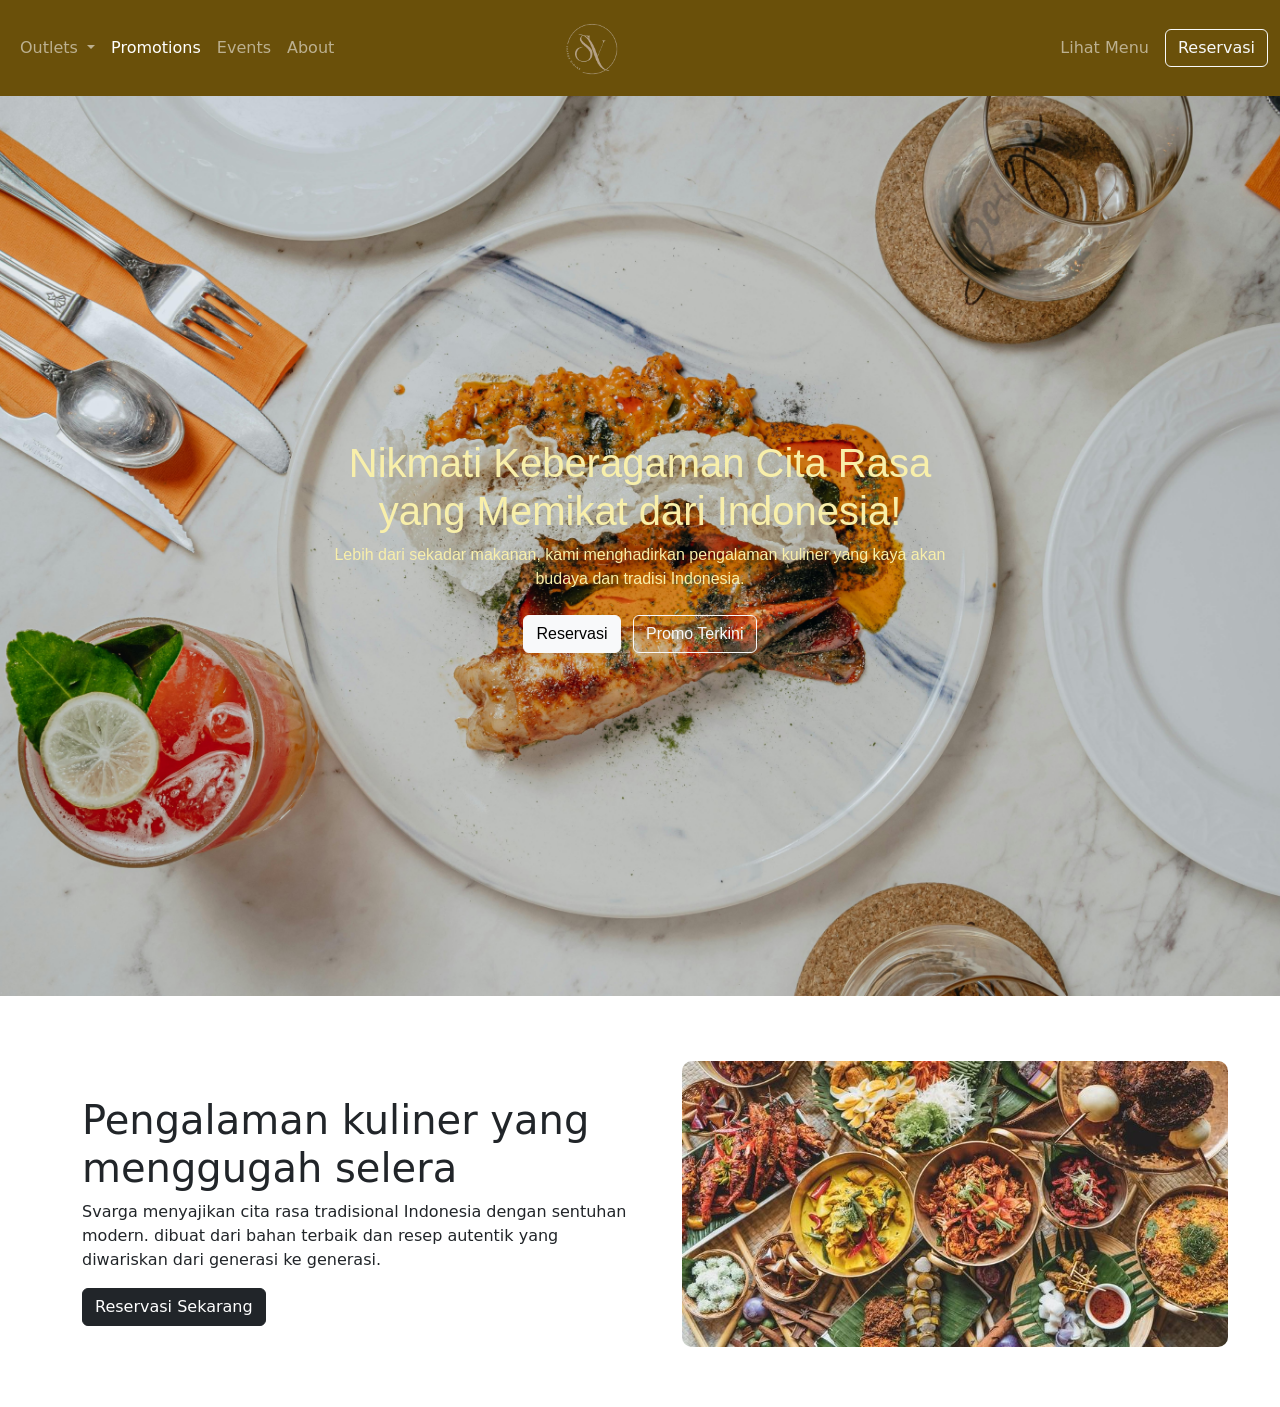
<file: index.html>
<!DOCTYPE html>
<html lang="en">

<head>
    <meta charset="UTF-8">
    <meta name="viewport" content="width=device-width, initial-scale=1.0">
    <title>Document</title>
    <link href="https://cdn.jsdelivr.net/npm/bootstrap@5.3.0/dist/css/bootstrap.min.css" rel="stylesheet">
    <link rel="stylesheet" href="ubah.css">
</head>

<body>
   <nav class="navbar navbar-expand-lg navbar-dark" style="background-color: #6a500a;">
        <div class="container-fluid">

            <button class="navbar-toggler" type="button" data-bs-toggle="collapse" data-bs-target="#navbarNavDropdown">
                <span class="navbar-toggler-icon"></span>
            </button>

            <div class="collapse navbar-collapse" id="navbarNavDropdown">

                <ul class="navbar-nav">

                    <li class="nav-item dropdown">
                        <a class="nav-link dropdown-toggle" href="#" role="button" data-bs-toggle="dropdown">
                            Outlets
                        </a>
                        <ul class="dropdown-menu">
                            <li><span class="dropdown-item-text">Svarga Menteng</span></li>
                            <li><span class="dropdown-item-text">Svarga Bali</span></li>
                            <li><span class="dropdown-item-text">Svarga Surabaya</span></li>
                            <li><span class="dropdown-item-text">Svarga Jogja</span></li>
                        </ul>
                    </li>

                    <li class="nav-item">
                        <a class="nav-link active" href="promo.html">Promotions</a>
                    </li>

                    <li class="nav-item">
                        <a class="nav-link" href="events.html">Events</a>
                    </li>

                    <li class="nav-item">
                        <a class="nav-link" href="about.html">About</a>
                    </li>

                </ul>

                <div class="mx-auto">
                    <img src="photo/logo.png" alt="Logo" width="80" class="d-block">
                </div>

                <ul class="navbar-nav ms-auto align-items-center">
                    <li class="nav-item">
                        <a class="nav-link" href="menu.php">Lihat Menu</a>
                    </li>

                    <li class="nav-item ms-2">
                        <a class="btn btn-outline-light" href="reservasi.html">Reservasi</a>
                    </li>
                </ul>

            </div>
        </div>
    </nav>
    <div class="hero-image">
        <div class="hero-text">
            <h1>Nikmati Keberagaman Cita Rasa yang Memikat dari Indonesia!</h1>
            <p>Lebih dari sekadar makanan, kami menghadirkan pengalaman kuliner yang kaya akan budaya dan tradisi
                Indonesia.</p>
            <div class="text-center mt-4">
                <a href="reservasi.html" class="btn btn-light me-2">Reservasi</a>
                <a href="promo.html" class="btn btn-outline-light">Promo Terkini</a>
            </div>
        </div>
    </div>

    <div class="container text-center">
  <div class="row">
    <div class="col kolom-makanan">
      <h1>Pengalaman kuliner yang menggugah selera</h1>
      <p>Svarga menyajikan cita rasa tradisional Indonesia dengan sentuhan modern. dibuat dari bahan terbaik dan resep autentik yang diwariskan dari generasi ke generasi.</p>
      <button class="btn btn-dark">Reservasi Sekarang</button>
    </div>
    <div class="col kolom-gambar">
      <img src="photo/makanan.jpeg" alt="menu" class="img-fluid">
    </div>
  </div>
</div>

    <script src="https://cdn.jsdelivr.net/npm/bootstrap@5.3.8/dist/js/bootstrap.bundle.min.js"></script>
</body>

</html>
</file>
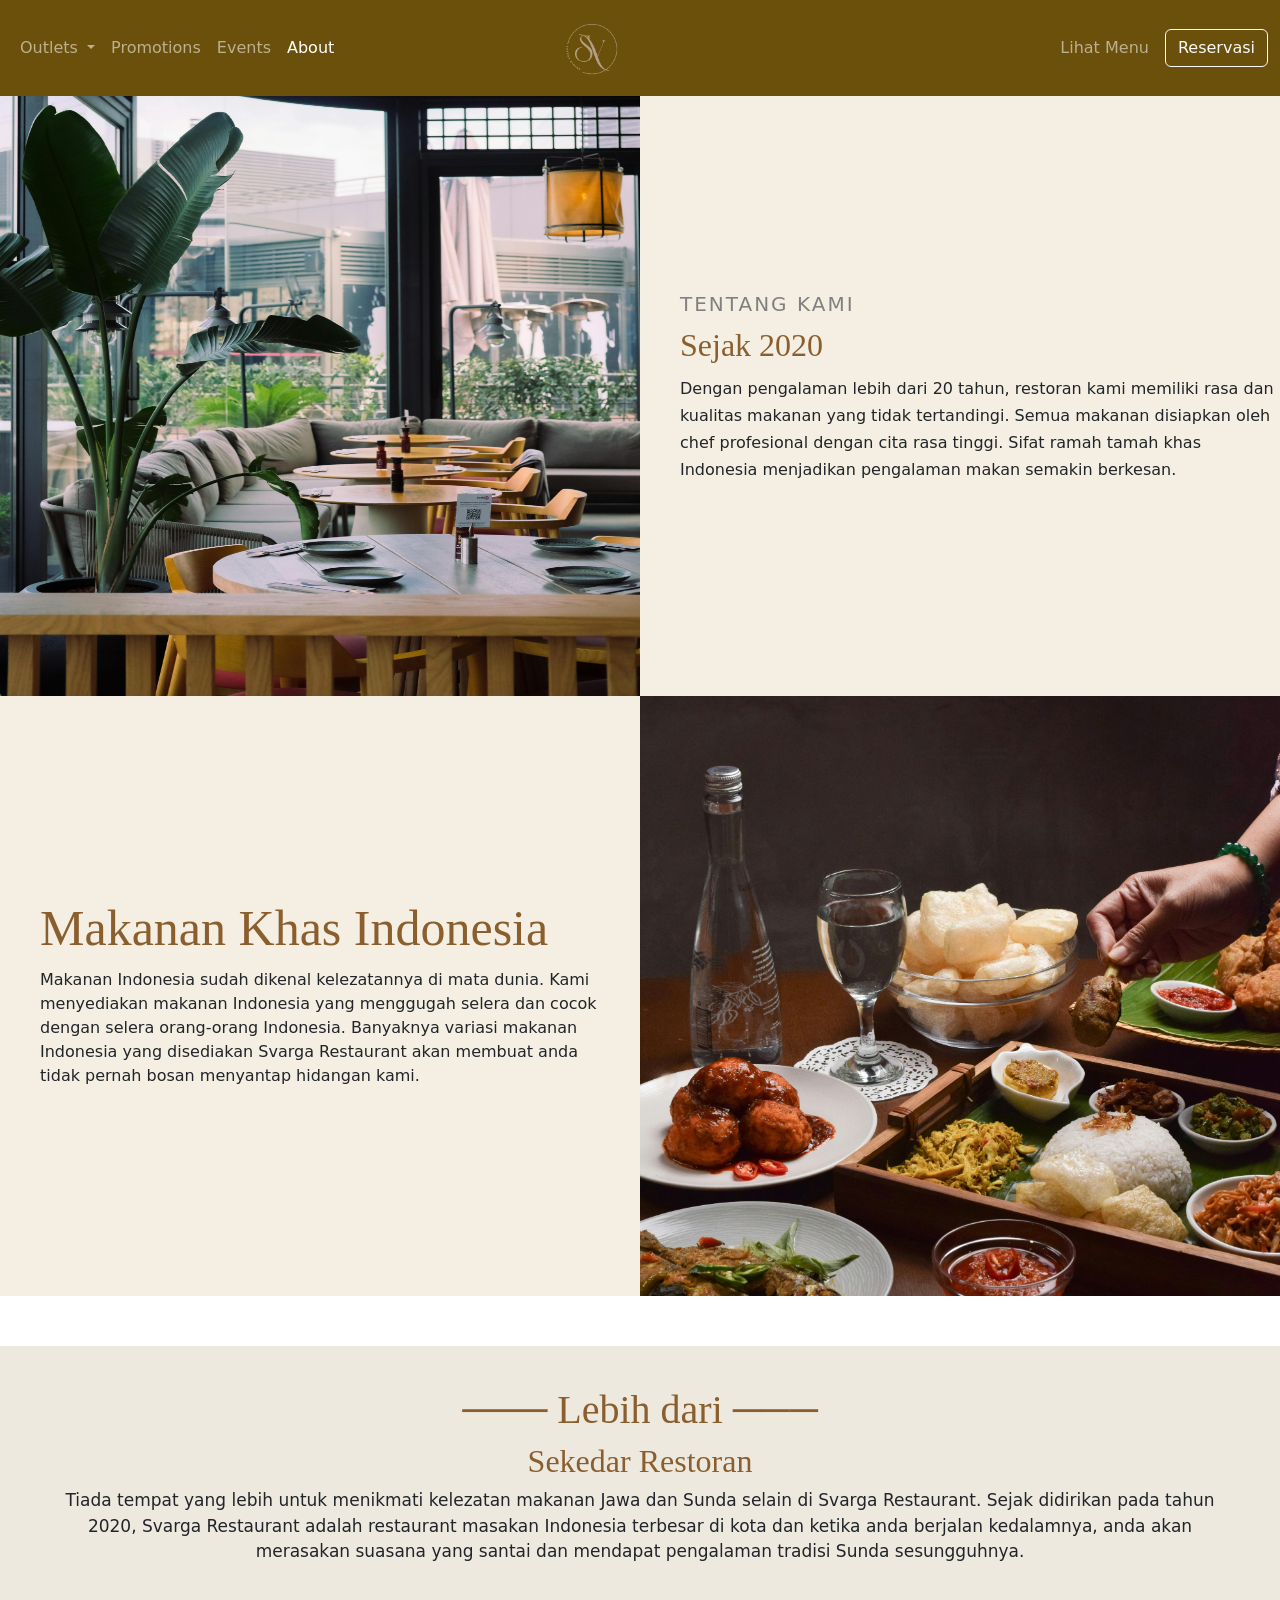
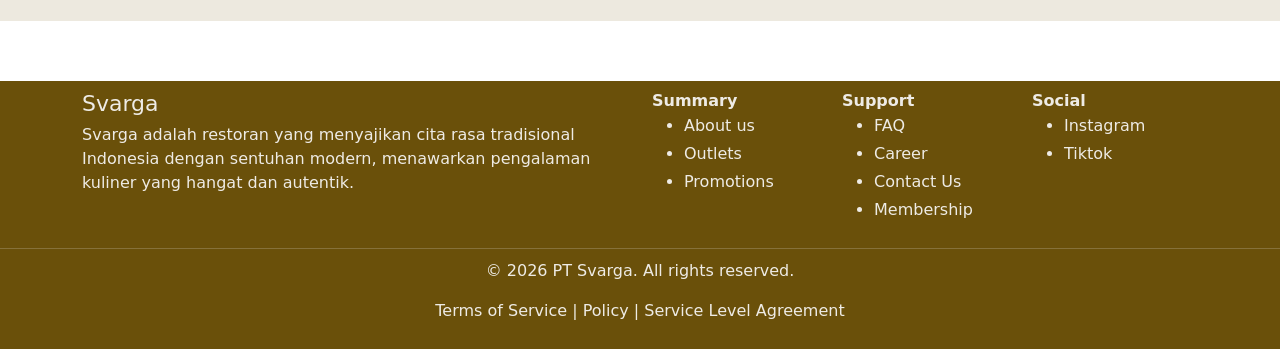
<file: about.html>
<!DOCTYPE html>
<html lang="en">
<head>
    <meta charset="UTF-8">
    <meta name="viewport" content="width=device-width, initial-scale=1.0">
    <link href="https://cdn.jsdelivr.net/npm/bootstrap@5.3.8/dist/css/bootstrap.min.css" rel="stylesheet">
    <link rel="stylesheet" href="ubah.css">
    <title>About</title>
</head>
<body>
     <nav class="navbar navbar-expand-lg navbar-dark" style="background-color: #6a500a;">
        <div class="container-fluid">

            <button class="navbar-toggler" type="button" data-bs-toggle="collapse" data-bs-target="#navbarNavDropdown">
                <span class="navbar-toggler-icon"></span>
            </button>

            <div class="collapse navbar-collapse" id="navbarNavDropdown">

                <ul class="navbar-nav">

                    <li class="nav-item dropdown">
                        <a class="nav-link dropdown-toggle" href="#" role="button" data-bs-toggle="dropdown">
                            Outlets
                        </a>
                        <ul class="dropdown-menu">
                            <li><span class="dropdown-item-text">Svarga Menteng</span></li>
                            <li><span class="dropdown-item-text">Svarga Bali</span></li>
                            <li><span class="dropdown-item-text">Svarga Surabaya</span></li>
                            <li><span class="dropdown-item-text">Svarga Jogja</span></li>
                        </ul>
                    </li>

                    <li class="nav-item">
                        <a class="nav-link" href="promo.html">Promotions</a>
                    </li>

                    <li class="nav-item">
                        <a class="nav-link" href="event.html">Events</a>
                    </li>

                    <li class="nav-item">
                        <a class="nav-link active" href="about.html">About</a>
                    </li>

                </ul>

                <div class="mx-auto">
                    <img src="photo/logo.png" alt="Logo" width="80" class="d-block">
                </div>

                <ul class="navbar-nav ms-auto align-items-center">
                    <li class="nav-item">
                        <a class="nav-link" href="menu.php">Lihat Menu</a>
                    </li>

                    <li class="nav-item ms-2">
                        <button class="btn btn-outline-light">Reservasi</button>
                    </li>
                </ul>

            </div>
        </div>
    </nav>
    <section class="about" style="background-color: #f4efe2;">
        <div class="image">
            <img src="photo/resto.jpg" alt="">
        </div>
        <div class="text">
            <h5>TENTANG KAMI</h5>
            <h2>Sejak 2020</h2>
            <p>Dengan pengalaman lebih dari 20 tahun, restoran kami memiliki rasa dan kualitas
            makanan yang tidak tertandingi. Semua makanan disiapkan oleh chef profesional
            dengan cita rasa tinggi. Sifat ramah tamah khas Indonesia menjadikan pengalaman
            makan semakin berkesan.</p>
        </div>
    </section>
    <section class="about-kanan" style="background-color: #f4efe2;">
        <div class="text-kanan">
            <h1>Makanan Khas Indonesia</h1>
            <p>Makanan Indonesia sudah dikenal kelezatannya di mata dunia. Kami menyediakan makanan Indonesia yang menggugah selera dan cocok dengan selera orang-orang Indonesia. Banyaknya variasi makanan Indonesia yang disediakan Svarga Restaurant akan membuat anda tidak pernah bosan menyantap hidangan kami.</p>
        </div>
        <div class="image-kanan">
            <img src="photo/resto1.jpg" alt="">
        </div>
    </section>
    <section class="tentang" style="background-color: #ede9df;">
        <div>
            <h1 class="text-center" style="font-family: Georgia, 'Times New Roman', Times, serif; color: #8b5e2e;">─── Lebih dari ───</h1>
            <h2 class="text-center" style="font-family: Georgia, 'Times New Roman', Times, serif; color: #8b5e2e;">Sekedar Restoran</h2>
            <p class="text-center">Tiada tempat yang lebih untuk menikmati kelezatan makanan Jawa dan Sunda selain di Svarga Restaurant. 
                Sejak didirikan pada tahun 2020, Svarga Restaurant adalah restaurant masakan Indonesia terbesar di kota dan ketika anda berjalan kedalamnya, anda akan merasakan suasana yang santai dan mendapat pengalaman tradisi Sunda sesungguhnya.</p>
        </div>
    </section>
    <footer class="footer">
    <div class="container">
        <div class="row">
            <div class="col-md-6">
                <h3 class="merk">Svarga</h3>
                <p> Svarga adalah restoran yang menyajikan cita rasa tradisional Indonesia dengan sentuhan modern, menawarkan pengalaman kuliner yang hangat dan autentik.</p>
            </div>
            <div class="col-md-6">
                <div class="row">
                    <div class="col-4">
                        <h6>Summary</h6>
                        <ul class="list">
                            <li>About us</li>
                            <li>Outlets</li>
                            <li>Promotions</li>
                        </ul>
                    </div>
                    <div class="col-4">
                        <h6>Support</h6>
                        <ul class="list">
                            <li>FAQ</li>
                            <li>Career</li>
                            <li>Contact Us</li>
                            <li>Membership</li> 
                        </ul>
                    </div>
                    <div class="col-4">
                        <h6>Social</h6>
                        <ul class="list">
                            <li>Instagram</li>
                            <li>Tiktok</li>
                        </ul>
                    </div>
                </div>
            </div>
        </div>
    </div>
    <hr>
    <div class="bawah text-center">
        <p>© 2026 PT Svarga. All rights reserved.</p>
        <p>Terms of Service | Policy | Service Level Agreement</p>
    </div>
</footer>
<script src="https://cdn.jsdelivr.net/npm/bootstrap@5.3.8/dist/js/bootstrap.min.js" integrity="sha384-G/EV+4j2dNv+tEPo3++6LCgdCROaejBqfUeNjuKAiuXbjrxilcCdDz6ZAVfHWe1Y" crossorigin="anonymous"></script>
</body>
</html>
</file>
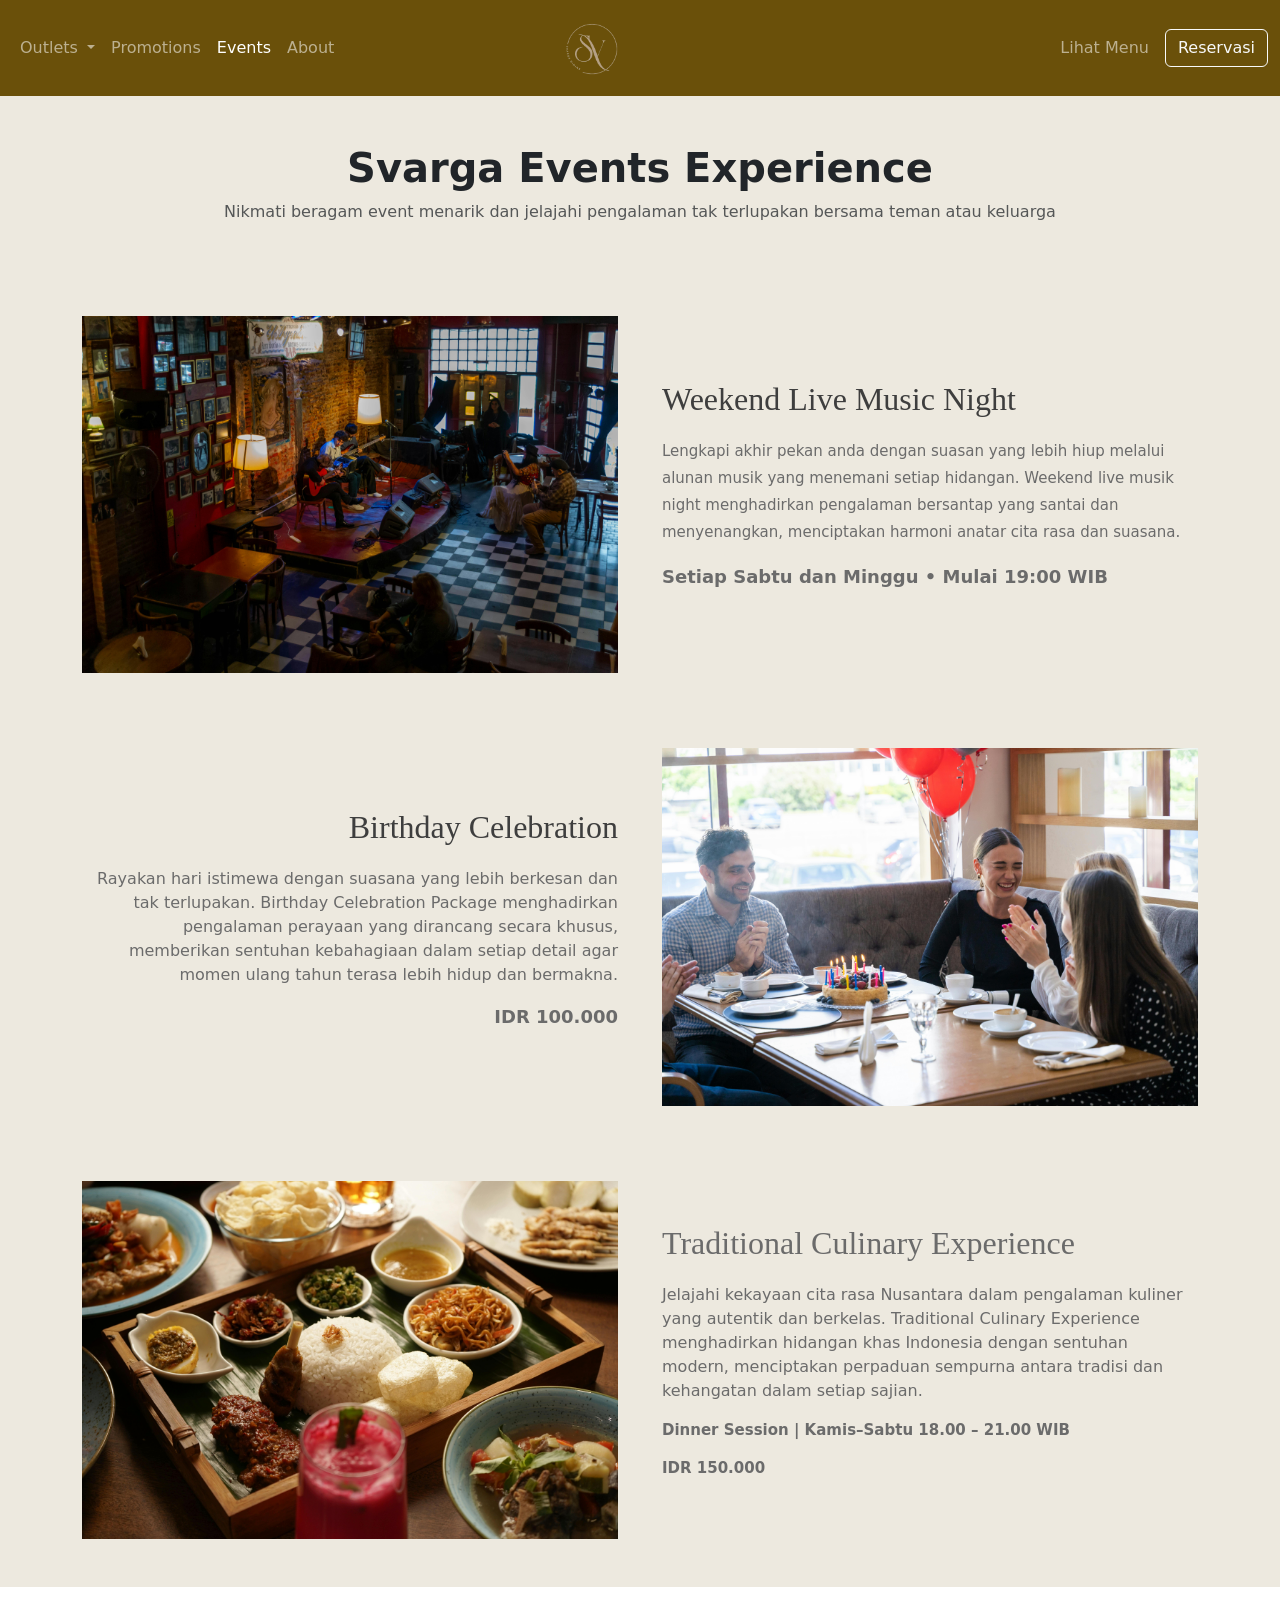
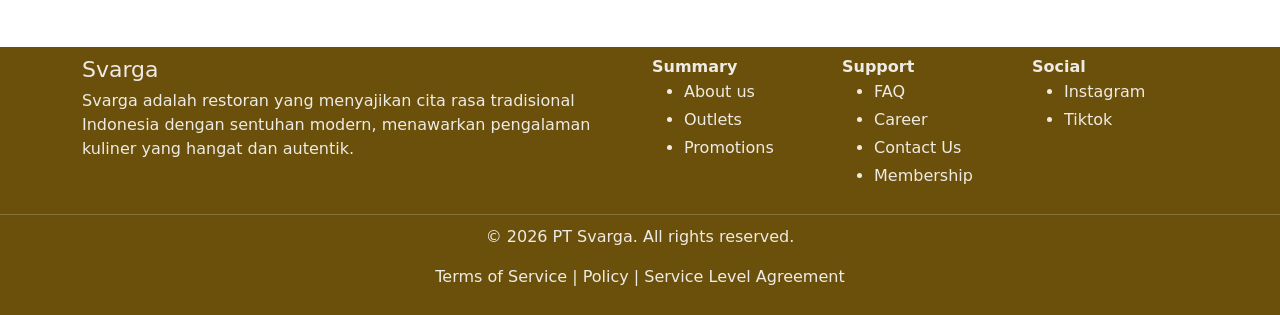
<file: event.html>
<!DOCTYPE html>
<html lang="en">
<head>
    <meta charset="UTF-8">
    <meta name="viewport" content="width=device-width, initial-scale=1.0">
    <title>Events</title>
    <link href="https://cdn.jsdelivr.net/npm/bootstrap@5.3.8/dist/css/bootstrap.min.css" rel="stylesheet">
    <link rel="stylesheet" href="ubah.css">
</head>
<body>
     <nav class="navbar navbar-expand-lg navbar-dark" style="background-color: #6a500a;">
        <div class="container-fluid">

            <button class="navbar-toggler" type="button" data-bs-toggle="collapse" data-bs-target="#navbarNavDropdown">
                <span class="navbar-toggler-icon"></span>
            </button>

            <div class="collapse navbar-collapse" id="navbarNavDropdown">

                <ul class="navbar-nav">

                    <li class="nav-item dropdown">
                        <a class="nav-link dropdown-toggle" href="#" role="button" data-bs-toggle="dropdown">
                            Outlets
                        </a>
                        <ul class="dropdown-menu">
                            <li><span class="dropdown-item-text">Svarga Menteng</span></li>
                            <li><span class="dropdown-item-text">Svarga Bali</span></li>
                            <li><span class="dropdown-item-text">Svarga Surabaya</span></li>
                            <li><span class="dropdown-item-text">Svarga Jogja</span></li>
                        </ul>
                    </li>

                    <li class="nav-item">
                        <a class="nav-link" href="promo.html">Promotions</a>
                    </li>

                    <li class="nav-item">
                        <a class="nav-link active" href="event.html">Events</a>
                    </li>

                    <li class="nav-item">
                        <a class="nav-link" href="about.html">About</a>
                    </li>

                </ul>

                <div class="mx-auto">
                    <img src="photo/logo.png" alt="Logo" width="80" class="d-block">
                </div>

                <ul class="navbar-nav ms-auto align-items-center">
                    <li class="nav-item">
                        <a class="nav-link" href="menu.php">Lihat Menu</a>
                    </li>

                    <li class="nav-item ms-2">
                        <button class="btn btn-outline-light">Reservasi</button>
                    </li>
                </ul>

            </div>
        </div>
    </nav>
    <section class="event" style="background-color: #ede9df;">
        <div class="container text-center py-5">
            <h1 class="fw-bold">Svarga Events Experience</h1>
            <p class="text-muted">Nikmati beragam event menarik dan jelajahi pengalaman tak terlupakan bersama teman atau keluarga</p>
            <section class="events">
                <div class="container-fluid px-0">
                    <div class="row align-items-center">
                    <div class="foto">
                        <img src="photo/livemusic.jpg" alt="">
                    </div>
                    <div class="teks">
                        <h2>Weekend Live Music Night</h2>
                        <p>Lengkapi akhir pekan anda dengan suasan yang lebih hiup melalui alunan musik yang menemani setiap hidangan. Weekend live musik night menghadirkan pengalaman bersantap yang santai dan menyenangkan, menciptakan harmoni anatar cita rasa dan suasana.</p>
                        <p class="fw-semibold" style="font-size: 18px;">Setiap Sabtu dan Minggu • Mulai 19:00 WIB</p>
                    </div>
                </div>
            </div>
        </section> 
        <section class="events1">
            <div class="container-fluid px-0">
                <div class="row align-items-center">
                    <div class="foto2">
                        <img src="photo/birthday.jpg" alt=""> 
                    </div>
                    <div class="teks2" style="color: #6b6b6b;">
                        <h2>Birthday Celebration</h2>
                        <p>Rayakan hari istimewa dengan suasana yang lebih berkesan dan tak terlupakan. Birthday Celebration Package menghadirkan pengalaman perayaan yang dirancang secara khusus, memberikan sentuhan kebahagiaan dalam setiap detail agar momen ulang tahun terasa lebih hidup dan bermakna.</p>
                        <p class="fw-semibold" style="font-size: 18px;">IDR 100.000</p>
                    </div>
                </div>
            </div>
        </section>
        <section class="events2">
            <div class="container-fluid px-0">
                <div class="row align-items-center">
                    <div class="foto3">
                        <img src="photo/tradisional.jpg" alt=""> 
                    </div>
                    <div class="teks3" style="color: #6b6b6b;">
                        <h2>Traditional Culinary Experience</h2> 
                        <p>Jelajahi kekayaan cita rasa Nusantara dalam pengalaman kuliner yang autentik dan berkelas. Traditional Culinary Experience menghadirkan hidangan khas Indonesia dengan sentuhan modern, menciptakan perpaduan sempurna antara tradisi dan kehangatan dalam setiap sajian.</p>
                        <p class="fw-semibold" style="font-size: 15px;">Dinner Session | Kamis–Sabtu 18.00 – 21.00 WIB</p>
                        <p class="fw-semibold" style="font-size: 15px;">IDR 150.000</p>
                    </div>
                </div>
            </div>
        </section>
    </section>
</div>
<footer class="footer">
    <div class="container">
        <div class="row">
            <div class="col-md-6">
                <h3 class="merk">Svarga</h3>
                <p> Svarga adalah restoran yang menyajikan cita rasa tradisional Indonesia dengan sentuhan modern, menawarkan pengalaman kuliner yang hangat dan autentik.</p>
            </div>
            <div class="col-md-6">
                <div class="row">
                    <div class="col-4">
                        <h6>Summary</h6>
                        <ul class="list">
                            <li>About us</li>
                            <li>Outlets</li>
                            <li>Promotions</li>
                        </ul>
                    </div>
                    <div class="col-4">
                        <h6>Support</h6>
                        <ul class="list">
                            <li>FAQ</li>
                            <li>Career</li>
                            <li>Contact Us</li>
                            <li>Membership</li> 
                        </ul>
                    </div>
                    <div class="col-4">
                        <h6>Social</h6>
                        <ul class="list">
                            <li>Instagram</li>
                            <li>Tiktok</li>
                        </ul>
                    </div>
                </div>
            </div>
        </div>
    </div>
    <hr>
    <div class="bawah text-center">
        <p>© 2026 PT Svarga. All rights reserved.</p>
        <p>Terms of Service | Policy | Service Level Agreement</p>
    </div>
    <script src="https://cdn.jsdelivr.net/npm/bootstrap@5.3.8/dist/js/bootstrap.min.js" integrity="sha384-G/EV+4j2dNv+tEPo3++6LCgdCROaejBqfUeNjuKAiuXbjrxilcCdDz6ZAVfHWe1Y" crossorigin="anonymous"></script>
</footer>
</body>
</html>
</file>
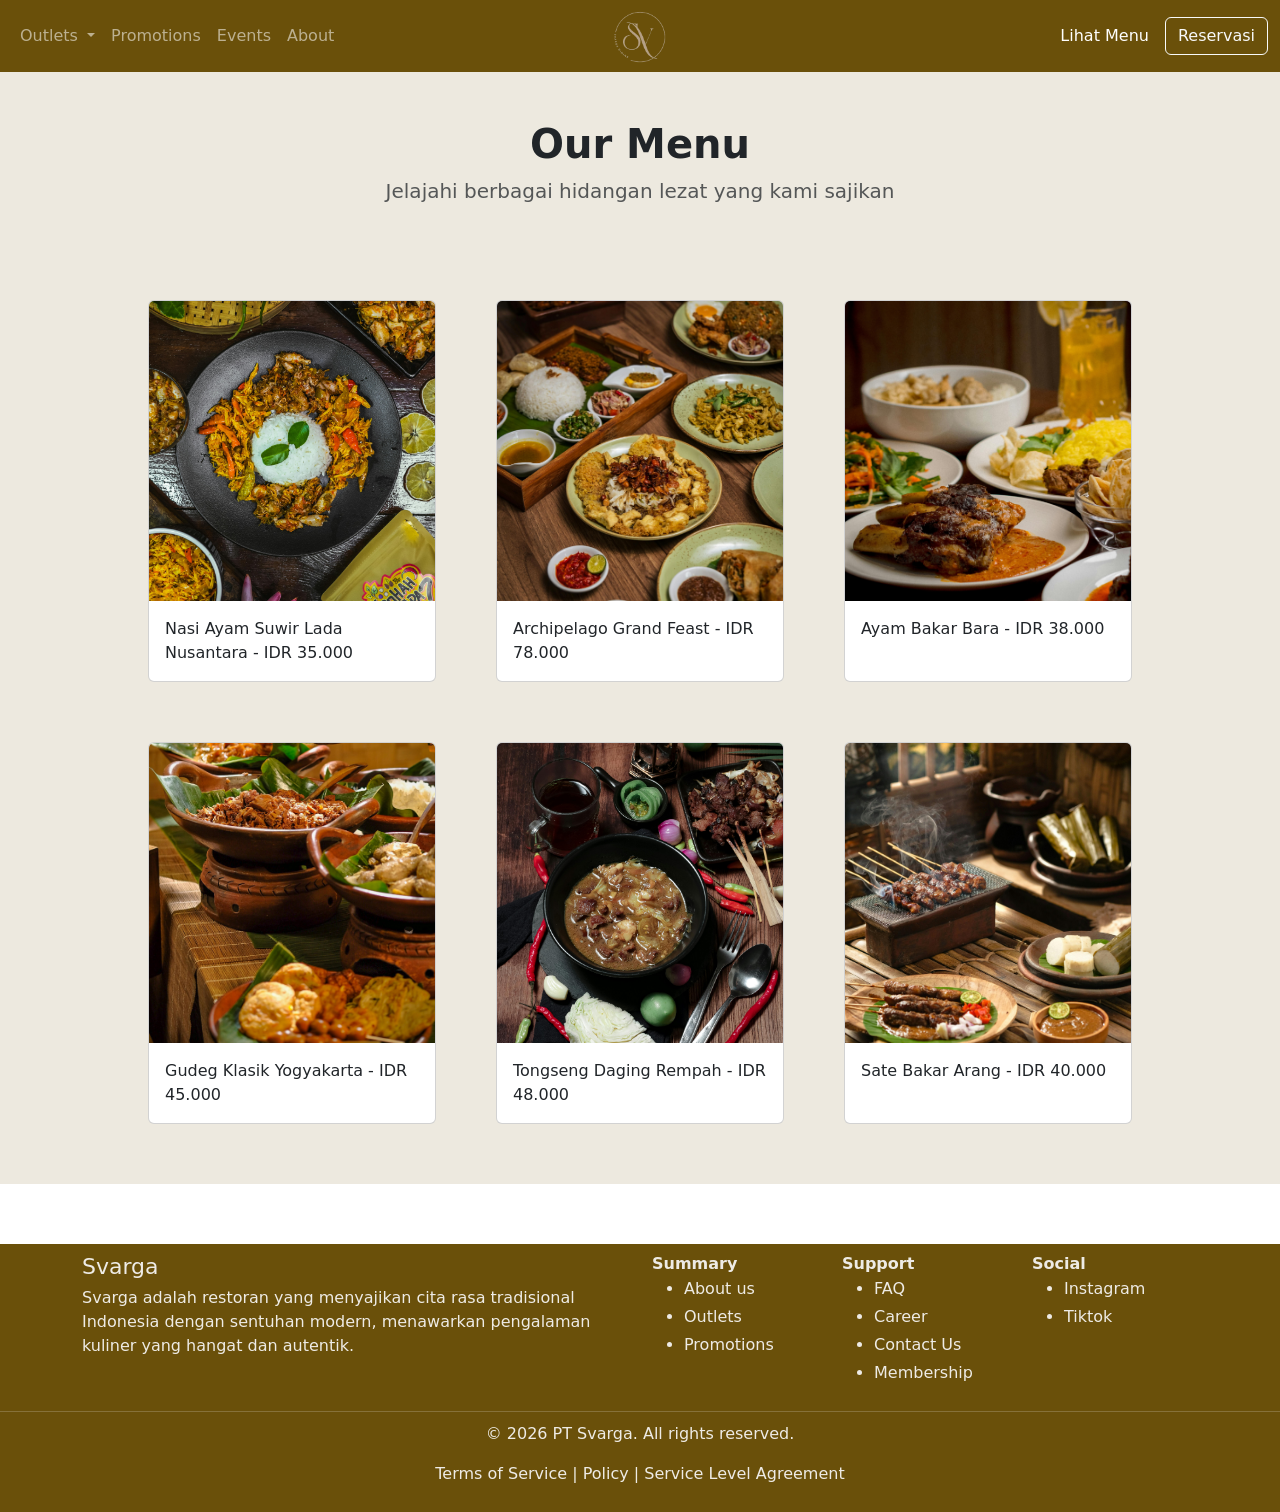
<file: menu.html>
<!DOCTYPE html>
<html lang="en">
<head>
    <meta charset="UTF-8">
    <meta name="viewport" content="width=device-width, initial-scale=1.0">
    <title>Menu</title>
    <link href="https://cdn.jsdelivr.net/npm/bootstrap@5.3.8/dist/css/bootstrap.min.css" rel="stylesheet">
    <link rel="stylesheet" href="ubah.css">
</head>
<body>
       <nav class="navbar navbar-expand-lg navbar-dark position-relative py-3" style="background-color: #6a500a;">
        <div class="container-fluid">
            <button class="navbar-toggler" type="button" data-bs-toggle="collapse" data-bs-target="#navbarNavDropdown">
                <span class="navbar-toggler-icon"></span>
            </button>
            <div class="collapse navbar-collapse" id="navbarNavDropdown">
                <ul class="navbar-nav">
                    <li class="nav-item dropdown">
                        <a class="nav-link dropdown-toggle" href="#" role="button" data-bs-toggle="dropdown">
                            Outlets
                        </a>
                        <ul class="dropdown-menu">
                            <li><span class="dropdown-item-text">Svarga Menteng</span></li>
                            <li><span class="dropdown-item-text">Svarga Bali</span></li>
                            <li><span class="dropdown-item-text">Svarga Surabaya</span></li>
                            <li><span class="dropdown-item-text">Svarga Jogja</span></li>
                        </ul>
                    </li>
                    <li class="nav-item">
                        <a class="nav-link" href="promo.html">Promotions</a>
                    </li>
                    <li class="nav-item">
                        <a class="nav-link" href="events.html">Events</a>
                    </li>
                    <li class="nav-item">
                        <a class="nav-link" href="about.html">About</a>
                    </li>
                </ul>
                <div class="position-absolute start-50 translate-middle-x">
                    <img src="photo/logo.png" alt="Logo" width="80">
                </div>
                <ul class="navbar-nav ms-auto align-items-center">
                    <li class="nav-item">
                        <a class="nav-link active" href="menu.html">Lihat Menu</a>
                    </li>
                    <li class="nav-item ms-2">

                        <a class="btn btn-outline-light" href="reservasi.html">Reservasi</a>
                    </li>
                </ul>
            </div>
        </div>
    </nav>
    <section class="menu" style="background-color: #ede9df;">
        <div class="container text-center py-5">
            <h1 class="fw-bold">Our Menu</h1>
            <p class="text-muted" style="font-size: 20px;">Jelajahi berbagai hidangan lezat yang kami sajikan</p>
        </div>
    <section class="card-menu">
        <div class="card" style="width:  18rem;">
            <img src="photo/makan5.jpg" class="card-img-top" alt="...">
            <div class="card-body">
                <p class="card-text">Nasi Ayam Suwir Lada Nusantara - IDR 35.000</p>
            </div>
        </div>
        <div class="card" style="width:  18rem;">
            <img src="photo/makan2.jpg" class="card-img-top" alt="...">
            <div class="card-body">
                <p class="card-text">Archipelago Grand Feast - IDR 78.000</p>
            </div>
        </div>
        <div class="card" style="width:  18rem;">
            <img src="photo/makan3.jpg" class="card-img-top" alt="...">
            <div class="card-body">
                <p class="card-text">Ayam Bakar Bara - IDR 38.000</p>
            </div>
        </div>
        <div class="card" style="width:  18rem;">
            <img src="photo/makan4.jpg" class="card-img-top" alt="...">
            <div class="card-body">
                <p class="card-text">Gudeg Klasik Yogyakarta - IDR 45.000</p>
            </div>
        </div>
        <div class="card" style="width:  18rem;">
            <img src="photo/makan6.jpg" class="card-img-top" alt="...">
            <div class="card-body">
                <p class="card-text">Tongseng Daging Rempah - IDR 48.000</p>
            </div>
        </div>
        <div class="card" style="width:  18rem;">
            <img src="photo/makan7.jpg" class="card-img-top" alt="...">
            <div class="card-body">
                <p class="card-text">Sate Bakar Arang - IDR 40.000</p>
            </div>
        </div>
    </section>
</section>
    <footer class="footer">
    <div class="container">
        <div class="row">
            <div class="col-md-6">
                <h3 class="merk">Svarga</h3>
                <p> Svarga adalah restoran yang menyajikan cita rasa tradisional Indonesia dengan sentuhan modern, menawarkan pengalaman kuliner yang hangat dan autentik.</p>
            </div>
            <div class="col-md-6">
                <div class="row">
                    <div class="col-4">
                        <h6>Summary</h6>
                        <ul class="list">
                            <li>About us</li>
                            <li>Outlets</li>
                            <li>Promotions</li>
                        </ul>
                    </div>
                    <div class="col-4">
                        <h6>Support</h6>
                        <ul class="list">
                            <li>FAQ</li>
                            <li>Career</li>
                            <li>Contact Us</li>
                            <li>Membership</li> 
                        </ul>
                    </div>
                    <div class="col-4">
                        <h6>Social</h6>
                        <ul class="list">
                            <li>Instagram</li>
                            <li>Tiktok</li>
                        </ul>
                    </div>
                </div>
            </div>
        </div>
    </div>
    <hr>
    <div class="bawah text-center">
        <p>© 2026 PT Svarga. All rights reserved.</p>
        <p>Terms of Service | Policy | Service Level Agreement</p>
    </div>
</footer>
<script src="https://cdn.jsdelivr.net/npm/bootstrap@5.3.8/dist/js/bootstrap.min.js"></script>
</html>
</file>
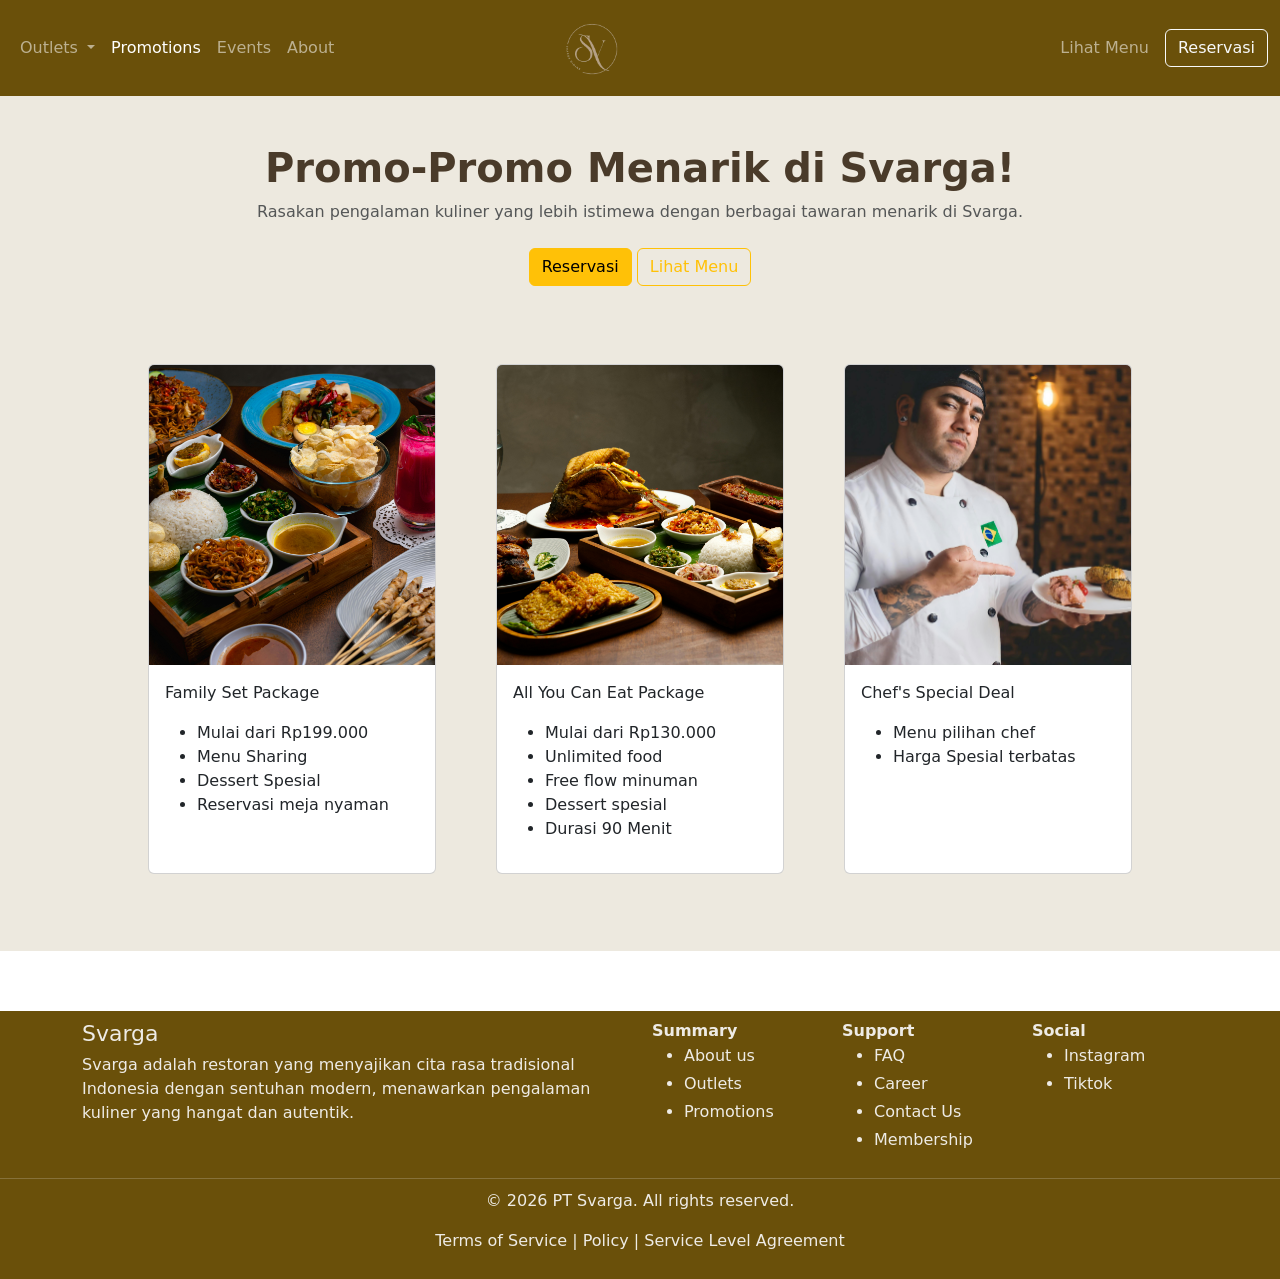
<file: promo.html>
<!DOCTYPE html>
<html lang="en">
<head>
    <meta charset="UTF-8">
    <meta name="viewport" content="width=device-width, initial-scale=1.0">
    <title>Promo</title>
    <link href="https://cdn.jsdelivr.net/npm/bootstrap@5.3.8/dist/css/bootstrap.min.css" rel="stylesheet">
    <link rel="stylesheet" href="ubah.css">
</head>
<body>
     <nav class="navbar navbar-expand-lg navbar-dark" style="background-color: #6a500a;">
        <div class="container-fluid">

            <button class="navbar-toggler" type="button" data-bs-toggle="collapse" data-bs-target="#navbarNavDropdown">
                <span class="navbar-toggler-icon"></span>
            </button>

            <div class="collapse navbar-collapse" id="navbarNavDropdown">

                <ul class="navbar-nav">

                    <li class="nav-item dropdown">
                        <a class="nav-link dropdown-toggle" href="#" role="button" data-bs-toggle="dropdown">
                            Outlets
                        </a>
                        <ul class="dropdown-menu">
                            <li><span class="dropdown-item-text">Svarga Menteng</span></li>
                            <li><span class="dropdown-item-text">Svarga Bali</span></li>
                            <li><span class="dropdown-item-text">Svarga Surabaya</span></li>
                            <li><span class="dropdown-item-text">Svarga Jogja</span></li>
                        </ul>
                    </li>

                    <li class="nav-item">
                        <a class="nav-link active" href="promo.html">Promotions</a>
                    </li>

                    <li class="nav-item">
                        <a class="nav-link" href="event.html">Events</a>
                    </li>

                    <li class="nav-item">
                        <a class="nav-link" href="about.html">About</a>
                    </li>

                </ul>

                <div class="mx-auto">
                    <img src="photo/logo.png" alt="Logo" width="80" class="d-block">
                </div>

                <ul class="navbar-nav ms-auto align-items-center">
                    <li class="nav-item">
                        <a class="nav-link" href="menu.html">Lihat Menu</a>
                    </li>

                    <li class="nav-item ms-2">
                        <a class="btn btn-outline-light" href="reservasi.html">Reservasi</a>
                    </li>
                </ul>

            </div>
        </div>
    </nav>
    <section class="proomo">
  <div class="container text-center py-5">
        <h1 class="fw-bold" style="color: #4A3B2A;">
            Promo-Promo Menarik di Svarga!
        </h1>
        <p class="text-muted" style="color: #7A6A55;">
            Rasakan pengalaman kuliner yang lebih istimewa dengan berbagai tawaran menarik di Svarga.
        </p>
        <div class="mt-4">
            <a href="reservasi.html" class="btn btn-warning">Reservasi</a>
            <a href="menu.html" class="btn btn-outline-warning">Lihat Menu</a>
        </div>
    </div>
    <section class="card-promo">
        <div class="card" style="width: 18rem;">
            <img src="photo/package.jpg" class="card-img-top">
            <div class="card-body">
                <p class="card-text">Family Set Package</p>
                <ul>
                <li>Mulai dari Rp199.000</li>
                <li>Menu Sharing</li>
                <li>Dessert Spesial</li>
                <li>Reservasi meja nyaman</li>
            </ul>
        </div>
    </div>
    <div class="card" style="width: 18rem;">
        <img src="photo/package2.jpg" class="card-img-top">
        <div class="card-body">
            <p class="card-text">All You Can Eat Package</p>
            <ul>
                <li>Mulai dari Rp130.000</li>
                <li>Unlimited food</li>
                <li>Free flow minuman</li>
                <li>Dessert spesial</li>
                <li>Durasi 90 Menit</li>
            </ul>
        </div>
    </div>
    <div class="card" style="width: 18rem;">
        <img src="photo/package4.jpg" class="card-img-top">
        <div class="card-body">
            <p class="card-text">Chef's Special Deal</p>
            <ul>
                <li>Menu pilihan chef</li>
                <li>Harga Spesial terbatas</li>
            </ul>
        </div>
    </div>
</section>
</section>
<footer class="footer">
    <div class="container">
        <div class="row">
            <div class="col-md-6">
                <h3 class="merk">Svarga</h3>
                <p> Svarga adalah restoran yang menyajikan cita rasa tradisional Indonesia dengan sentuhan modern, menawarkan pengalaman kuliner yang hangat dan autentik.</p>
            </div>
            <div class="col-md-6">
                <div class="row">
                    <div class="col-4">
                        <h6>Summary</h6>
                        <ul class="list">
                            <li>About us</li>
                            <li>Outlets</li>
                            <li>Promotions</li>
                        </ul>
                    </div>
                    <div class="col-4">
                        <h6>Support</h6>
                        <ul class="list">
                            <li>FAQ</li>
                            <li>Career</li>
                            <li>Contact Us</li>
                            <li>Membership</li> 
                        </ul>
                    </div>
                    <div class="col-4">
                        <h6>Social</h6>
                        <ul class="list">
                            <li>Instagram</li>
                            <li>Tiktok</li>
                        </ul>
                    </div>
                </div>
            </div>
        </div>
    </div>
    <hr>
    <div class="bawah text-center">
        <p>© 2026 PT Svarga. All rights reserved.</p>
        <p>Terms of Service | Policy | Service Level Agreement</p>
    </div>
</footer>
 <script src="https://cdn.jsdelivr.net/npm/bootstrap@5.3.8/dist/js/bootstrap.bundle.min.js"></script>
</body>
</html>
</file>
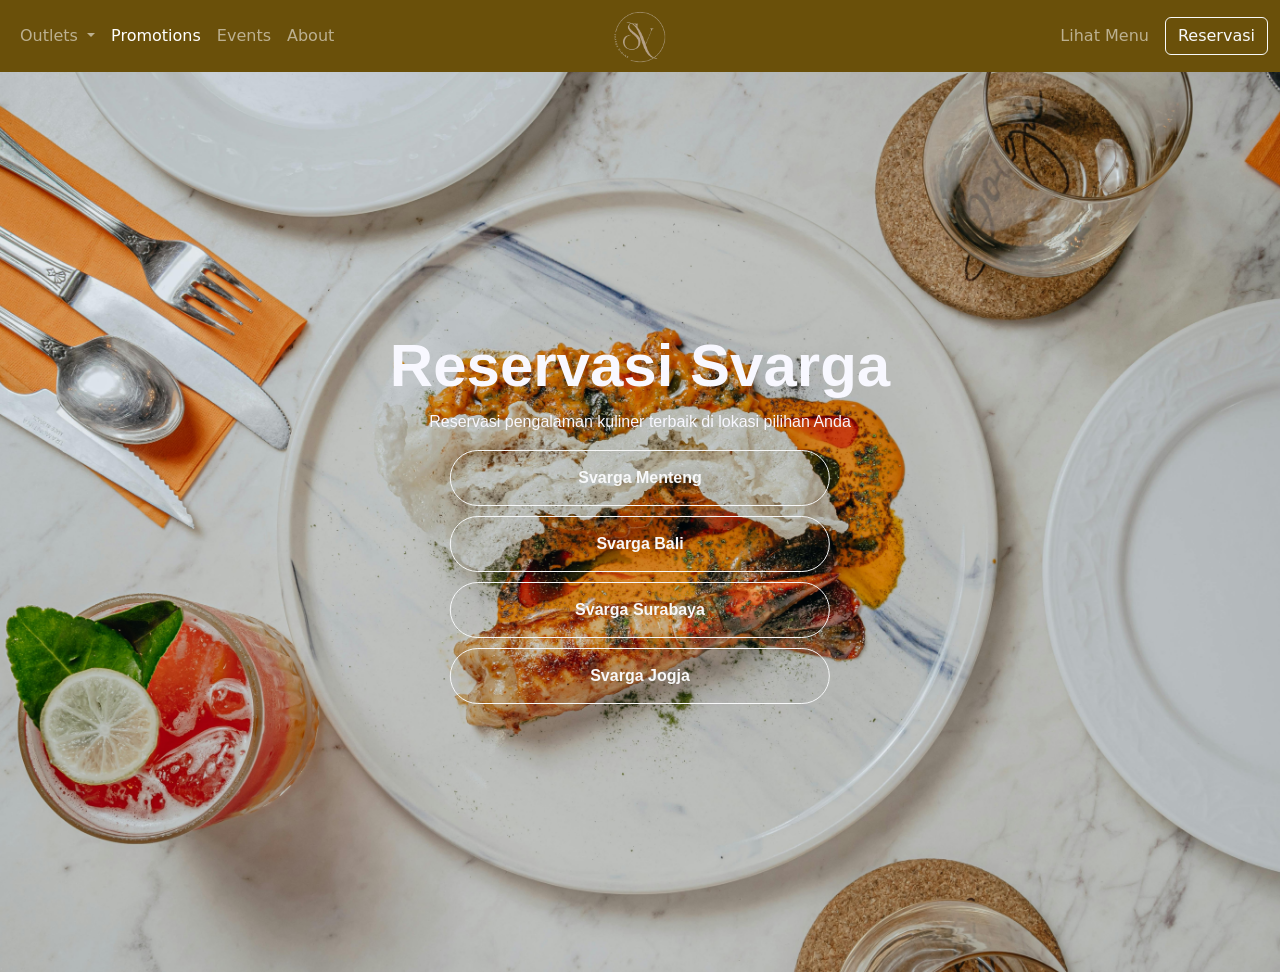
<file: reservasi.html>
<!DOCTYPE html>
<html lang="en">
<head>
    <meta charset="UTF-8">
    <meta name="viewport" content="width=device-width, initial-scale=1.0">
    <title>Reservasi</title>
    <link href="https://cdn.jsdelivr.net/npm/bootstrap@5.3.0/dist/css/bootstrap.min.css" rel="stylesheet">
    <link rel="stylesheet" href="ubah.css">
</head>
<body>
     <nav class="navbar navbar-expand-lg navbar-dark position-relative py-3" style="background-color: #6a500a;">
        <div class="container-fluid">
            <button class="navbar-toggler" type="button" data-bs-toggle="collapse" data-bs-target="#navbarNavDropdown">
                <span class="navbar-toggler-icon"></span>
            </button>
            <div class="collapse navbar-collapse" id="navbarNavDropdown">
                <ul class="navbar-nav">
                   <li class="nav-item dropdown">
                        <a class="nav-link dropdown-toggle" href="#" role="button" data-bs-toggle="dropdown">
                            Outlets
                        </a>
                        <ul class="dropdown-menu">
                            <li><span class="dropdown-item-text">Svarga Menteng</span></li>
                            <li><span class="dropdown-item-text">Svarga Bali</span></li>
                            <li><span class="dropdown-item-text">Svarga Surabaya</span></li>
                            <li><span class="dropdown-item-text">Svarga Jogja</span></li>
                        </ul>
                    </li>
                    <li class="nav-item">
                        <a class="nav-link active" href="promo.html">Promotions</a>
                    </li>
                    <li class="nav-item">
                        <a class="nav-link" href="event.html">Events</a>
                    </li>
                    <li class="nav-item">
                        <a class="nav-link" href="about.html">About</a>
                    </li>
                </ul>
               <div class="position-absolute start-50 translate-middle-x">
                    <img src="photo/logo.png" alt="Logo" width="80">
                </div>
                <ul class="navbar-nav ms-auto align-items-center">
                    <li class="nav-item">
                        <a class="nav-link" href="menu.php">Lihat Menu</a>
                    </li>
                    <li class="nav-item ms-2">
                        <a class="btn btn-outline-light" href="reservasi.html">Reservasi</a>
                    </li>
                </ul>
            </div>
        </div>
    </nav>
    <div class="hero">
        <div class="hero-text">
            <h1 class="reservasi" style="color: ghostwhite">Reservasi Svarga</h1>
            <p style="color: ghostwhite">Reservasi pengalaman kuliner terbaik di lokasi pilihan Anda</p>
            <a href="daftar.php" class="btn btn-outline-light lokasi">Svarga Menteng</a>
            <a href="daftar.php" class="btn btn-outline-light lokasi">Svarga Bali</a>
            <a href="daftar.php" class="btn btn-outline-light lokasi">Svarga Surabaya</a>
            <a href="daftar.php" class="btn btn-outline-light lokasi">Svarga Jogja</a>
        </div>
    </div>
    <script src="https://cdn.jsdelivr.net/npm/bootstrap@5.3.8/dist/js/bootstrap.bundle.min.js"></script>
</body>
</html>
</file>
<file: ubah.css>
.body{
  font-family: 'poppins', 'sans-serif';
}

.hero-image {
  background-image: url(photo/thumm.jpg); 
  min-height: 100vh; 
  background-size: cover;
  background-position: center;
  position: relative;
  margin-bottom: 50px;
}

.hero-text {
  font-family: 'Franklin Gothic Medium', 'Arial Narrow', Arial, sans-serif;
  position: absolute;
  text-align: center;
  top: 50%;
  left: 50%;
  transform: translate(-50%, -50%);
  color: rgb(248, 239, 170);
}

.kolom-makanan{
  text-align: start;
  margin-top: 50px;
  margin-bottom: 50px;
}

.kolom-gambar img {
  width: 100%;
  height: auto;
  margin-top: 15px;
  margin-bottom: 60px;
  margin-left: 30px; 
  border-radius: 10px;
}

.hero{
  background-image: url(photo/thumm.jpg); 
  min-height: 100vh; 
  background-size: cover;
  background-position: center;
  position: relative;
  margin-bottom: 0px;
}

.reservasi{
  font-size: 60px;
  font-weight: bold;
}

.lokasi {
  display: block;
  width: 380px;          
  margin: 10px auto;    
  padding: 15px;
  border-radius: 50px;   
  font-weight: bold;
  font-size: 16px;
}

.login{
  display: block;
  background-color: #d8d3c5;
  width: 380px;          
  margin: 45px auto;    
  padding: 15px;
  border-radius: 10px; 
  font-weight: bold;
  font-size: 16px;
}

.submit{
  margin : 10px auto;
  background-color: black;
  width: 300px;
  border-radius: 10px;
}

.proomo {
  background-color: #ede9df;
   padding-bottom: 6%;
}

.promo {
  color: #5c4a2d;
  display: flex;          
  align-items: center;     
  gap: 40px;
  margin-bottom: 40px;
}

.deskripsi {
  text-align: left; 
  padding-left: 30px;
}
.gambarp {
  margin-left: 200px;
  margin-top: 60px;
}

.gambarp img {
  width: 400px;
}

.card-promo {
  display: flex;
  justify-content: center;
  gap: 60px;
  flex-wrap: wrap;
  margin-top: 30px;
}

.page3 {
  color: #5c4a2d;
  background-color: #ede9df;
  margin-top: 40px;
  margin-bottom: 20px;
  padding: 40px 0;
  padding-bottom: 30px;
}

.page3 h1 {
  font-family: Georgia, 'Times New Roman', Times, serif;
}

.page3 p {
  font-size: 15px;
  font-family: 'Segoe UI', Tahoma, Geneva, Verdana, sans-serif;
}
.footer {
  background-color: #6a500a;
  margin-top: 60px;
  padding: 10px 0;
  color: #eeebe5;
}

.footer .merk {
  font-size: 22px;
  margin-bottom: 6px;
}

.footer h6 {
  font-weight: bold;
  margin-bottom: 4px;
}

.footer ul li {
  margin-bottom: 4px;
}

.footer ul li:hover {
  color: #d97742;
}

.footer hr {
  margin: 10px 0;
  border-color: #d8d3c5;
}

.events .row {
  display: flex;
  align-items: flex-start; 
}

.foto {
  flex: 1;
}

.foto img {
  width: 100%;
  height: auto;
  margin-top: 2cm;
}

.teks {
  margin-top: 2cm;
  margin-left: 20px;
  flex: 1;
  text-align: left;
}

.teks h2 {
  font-family: 'Playfair Display', serif;
  font-size: 32px;
  font-weight: 500;
  color: #3e3e3e;
  margin-bottom: 20px;
}

.teks p {
  font-size: 15px;
  line-height: 1.8;
  color: #6b6b6b;
  margin-bottom: 15px;
}

.foto2 {
  flex: 1;
}

.foto2 img {
  width: 100%;
  height: auto;
  margin-top: 2cm;
}

.teks2 {
  margin-top: 2cm;
  flex: 1;
  margin-right: 20px;
  text-align: right;
}

.teks2 h2 {
  font-family: 'Playfair Display', serif;
  font-size: 32px;
  font-weight: 500;
  color: #3e3e3e;
  margin-bottom: 20px;
}

.events1 .row {
  display: flex;
  flex-direction: row-reverse;
}

.events2 .row {
  display: flex;
  align-items: flex-start; 
}

.foto3 {
  flex: 1;
}

.foto3 img {
  width: 100%;
  height: auto;
  margin-top: 2cm;
}

.teks3 {
  margin-top: 2cm;
  margin-left: 20px;
  flex: 1;
  text-align: left;
}

.teks3 h2 {
  font-family: 'Playfair Display', serif;
  font-size: 32px;
  font-weight: 500;
  margin-bottom: 20px;
}

.menu  {
  padding-bottom: 60px;
}

.card-menu {
  display: flex;
  justify-content: center;
  gap: 60px;
  flex-wrap: wrap;
  margin-top: 30px;
}
.card {
    transition: 0.3s;
    cursor: pointer;
}

.card:hover {
    transform: translateY(-10px);
    box-shadow: 0 10px 25px rgba(0,0,0,0.2);
}

.card img {
  height: 300px;        
  object-fit: cover;   
}
.about {
  display: flex;
  align-items: center;
  gap: 40px;
}

.image {
  width: 50%;
  margin-left: 0;
  
}

.image img {
  width: 100%;
  height: 600px;
  margin-left: 0%;
}

.text {
  flex: 1;
}

.text h5 {
  color: gray;
  letter-spacing: 2px;
}

.text h2 {
  font-size: 32px;
  color: #8b5e2e;
  font-family: Georgia, 'Times New Roman', Times, serif;
  margin: 10px 0;
}

.text p {
  line-height: 1.7;
}

.about-kanan {
  display: flex;
  align-items: center;
}

.text-kanan {
  width: 50%;
  padding: 40px;
}

.text-kanan h1 {
  font-size: 50px;
  color: #8b5e2e;
  font-family: Georgia, 'Times New Roman', Times, serif;
  margin: 10px 0;
}

.image-kanan {
  width: 50%;
}

.image-kanan img {
  width: 100%;
  height: 600px;
  object-fit: cover;
}

.tentang {
  padding-top: 40px;
  padding-bottom: 40px;
  margin-top: 50px;
}

.tentang p {
justify-content: center;
font-size: 17px;
padding-left: 60px;
padding-right: 60px;
}

.cardd {
  margin-top: 30px;
  border-radius: 16px;
  border: none;
  box-shadow: 0 10px 30px rgba(0,0,0,0.08);
}


.card-header {
  background: none;
  border-bottom: none;
  text-align: center;
}

.card-header h5 {
  font-weight: 600;
  margin-bottom: 5px;
}

.card-header p {
  font-size: 14px;
  color: #777;
}

.form-control {
  border-radius: 10px;
  padding: 12px;
  border: 1px solid #ddd;
  transition: all 0.3s ease;
}

.form-control:focus {
  border-color: #6a500a;
  box-shadow: 0 0 0 2px rgba(106,80,10,0.15);
}


.btn-success {
  background-color: #6a500a;
  border: none;
  border-radius: 10px;
  padding: 12px;
  font-weight: 500;
}

.btn-success:hover {
  background-color: #4e3a07;
}

a {
  color: #6a500a;
  font-weight: 500;
}

.text-danger {
  font-size: 13px;
}

.booking-card{
    width: 450px;
    background: white;
    padding: 30px;
    border-radius: 15px;
    box-shadow: 0 2px 10px rgba(0,0,0,0.1);
}

.booking-wrapper{
    min-height: 100vh;
    display: flex;
    justify-content: center;
    align-items: center;
}

.form-control,
.form-select{
    height: 45px;
    border-radius: 10px;
}
</file>
